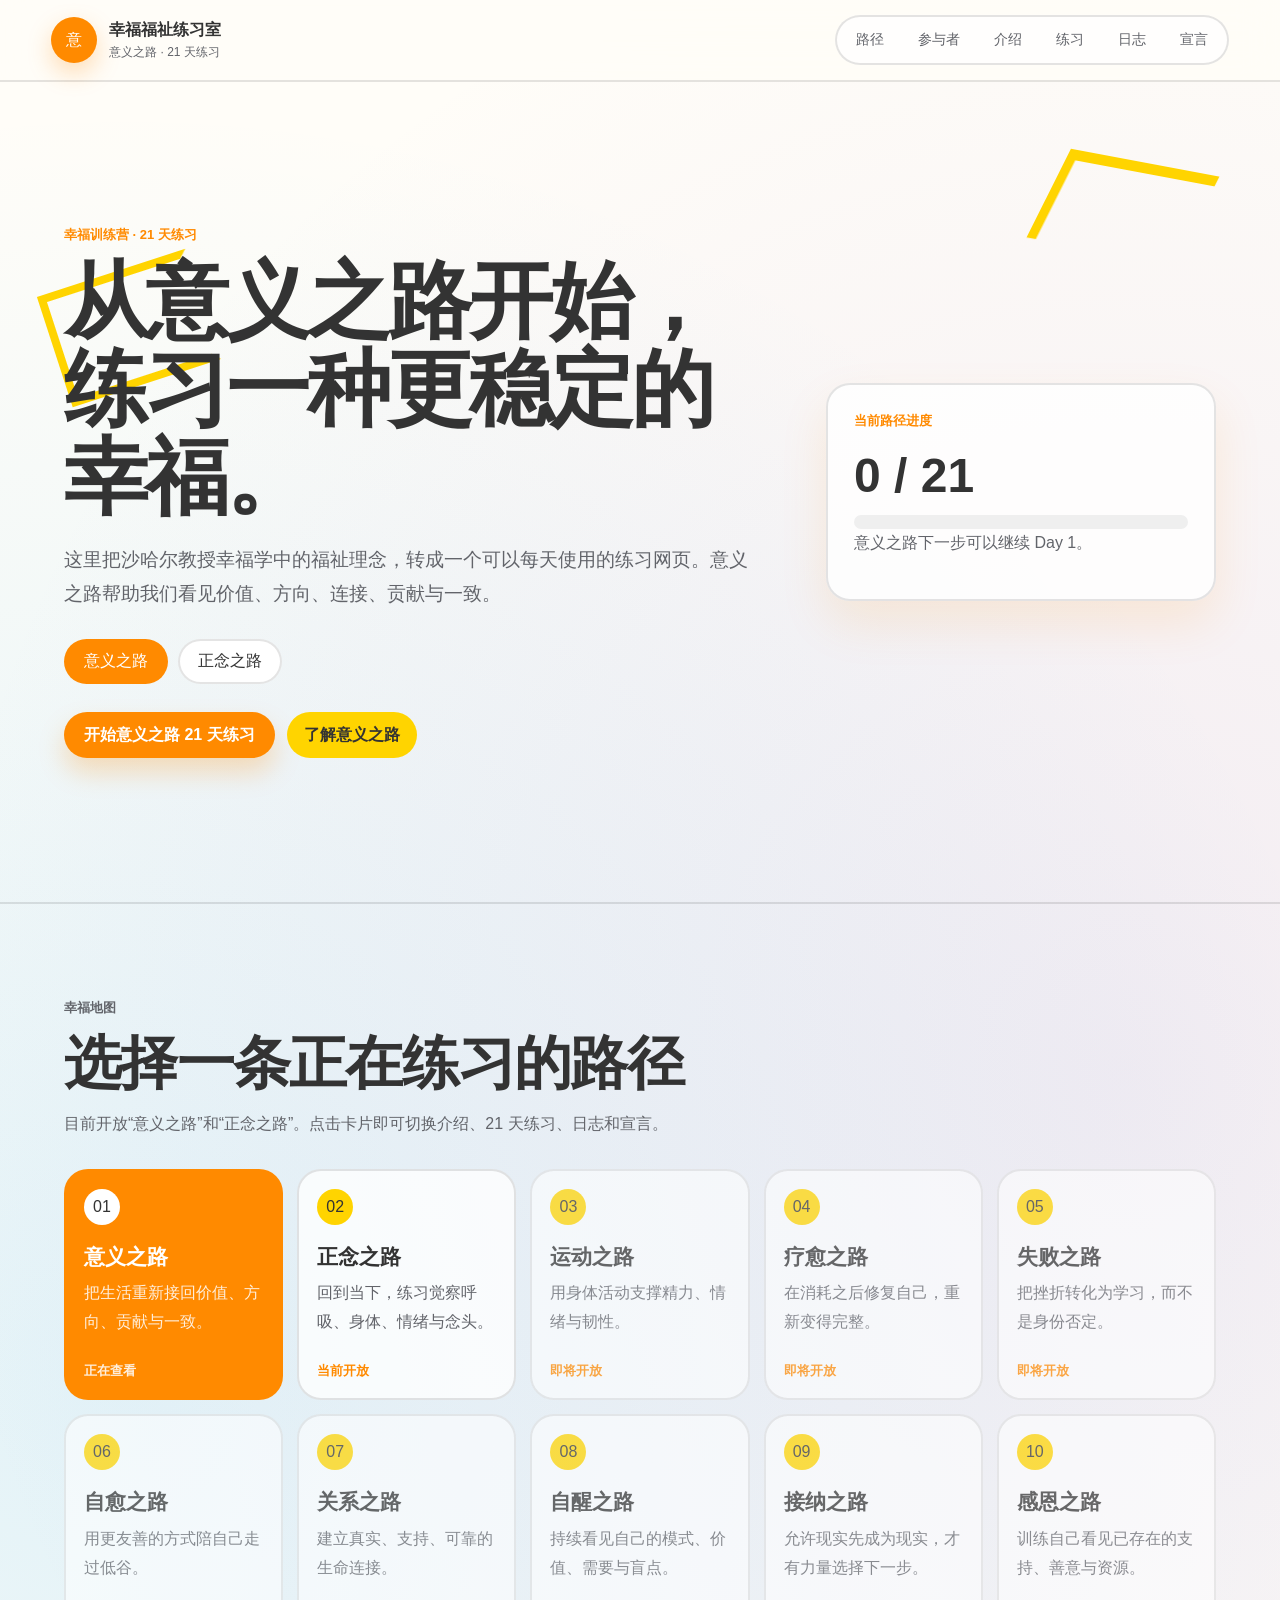
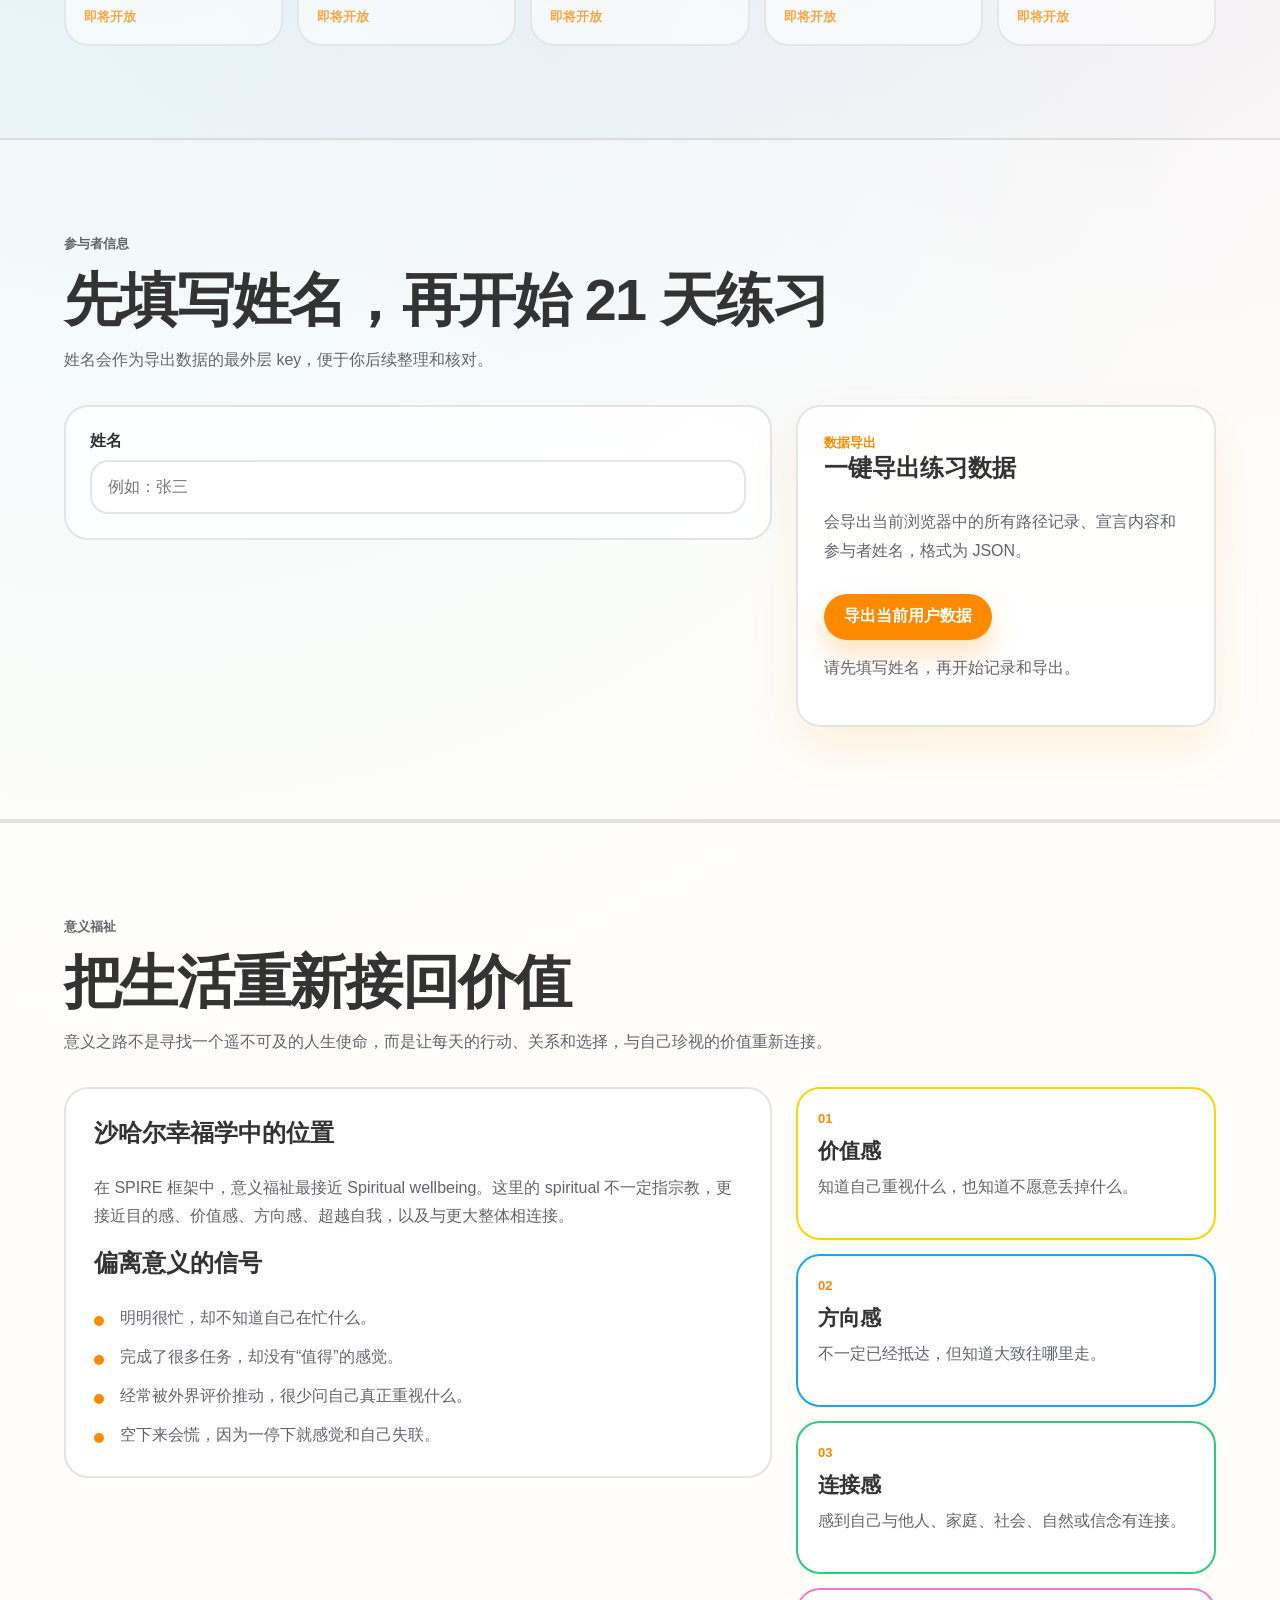
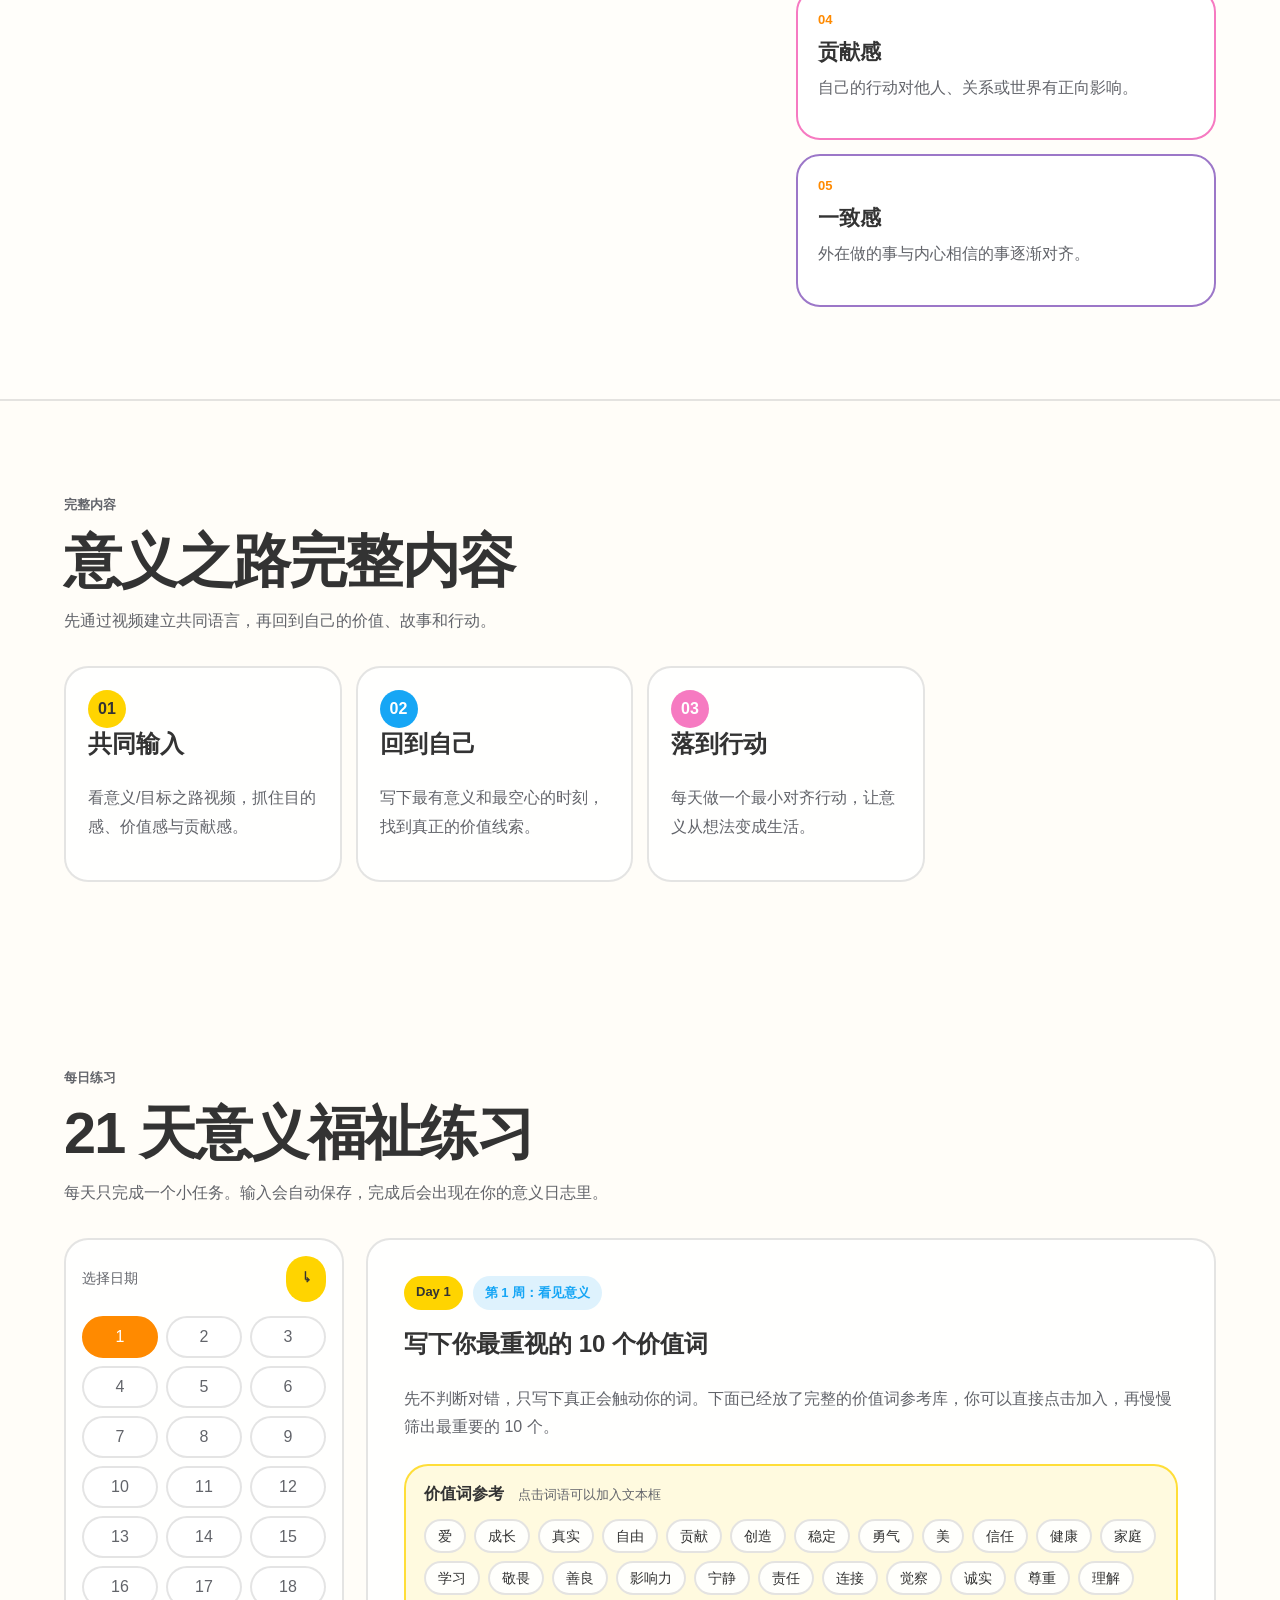
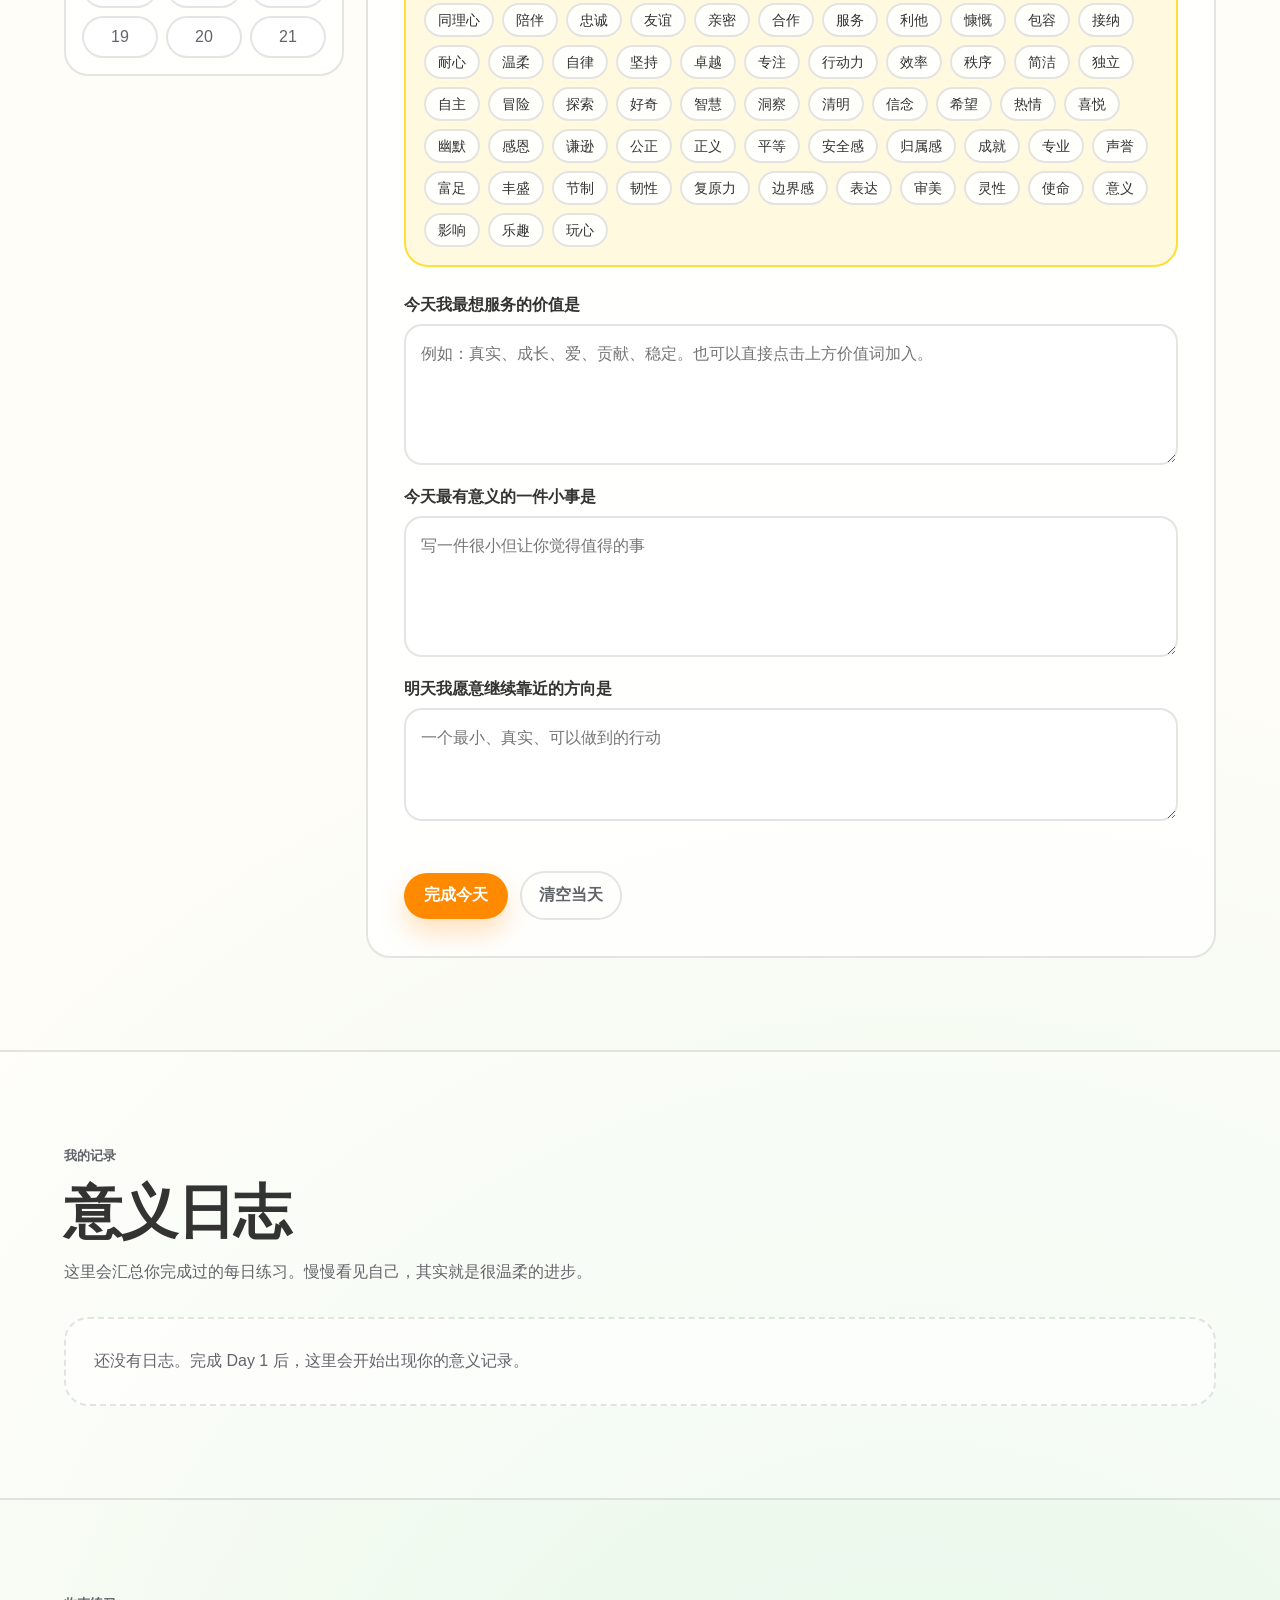
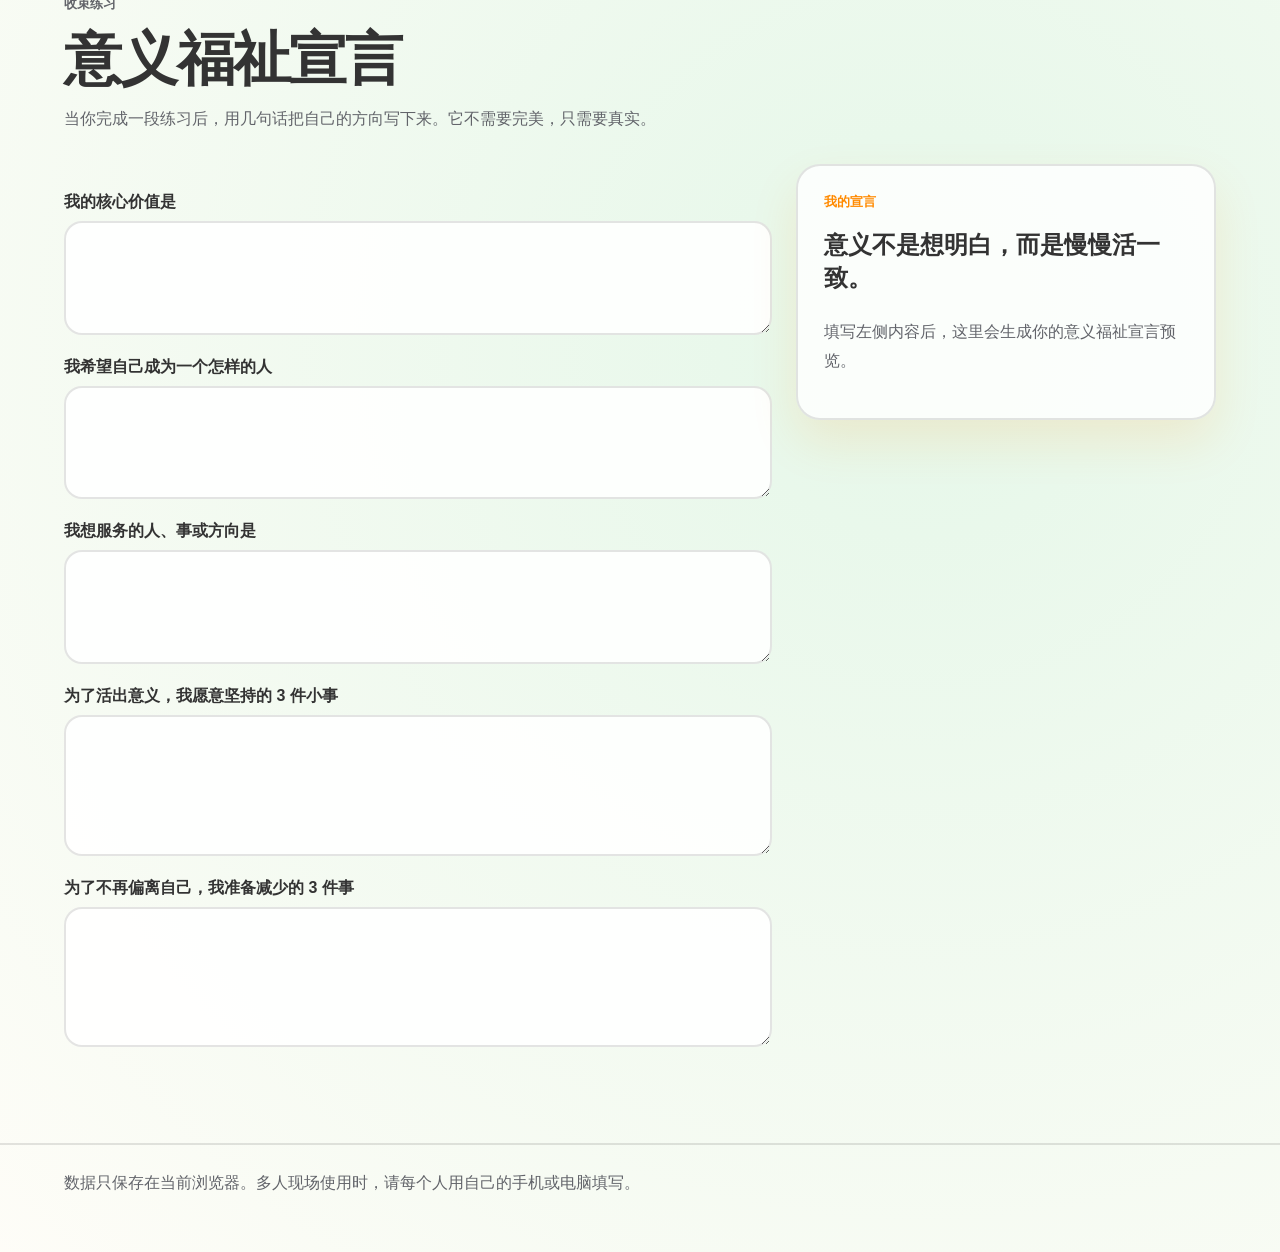
<file: index.html>
<!doctype html>
<html lang="zh-CN">
  <head>
    <meta charset="UTF-8" />
    <meta name="viewport" content="width=device-width, initial-scale=1.0" />
    <meta http-equiv="refresh" content="0; url=./web/" />
    <title>幸福福祉练习室</title>
    <style>
      body {
        margin: 0;
        min-height: 100vh;
        display: grid;
        place-items: center;
        background: #f7f1e5;
        color: #173452;
        font-family: "Noto Serif SC", "Songti SC", serif;
      }

      a {
        color: inherit;
        font-weight: 700;
      }
    </style>
  </head>
  <body>
    <main>
      <p>正在进入幸福福祉练习室...</p>
      <p><a href="./web/">如果没有自动跳转，请点击这里进入</a></p>
    </main>
  </body>
</html>
</file>
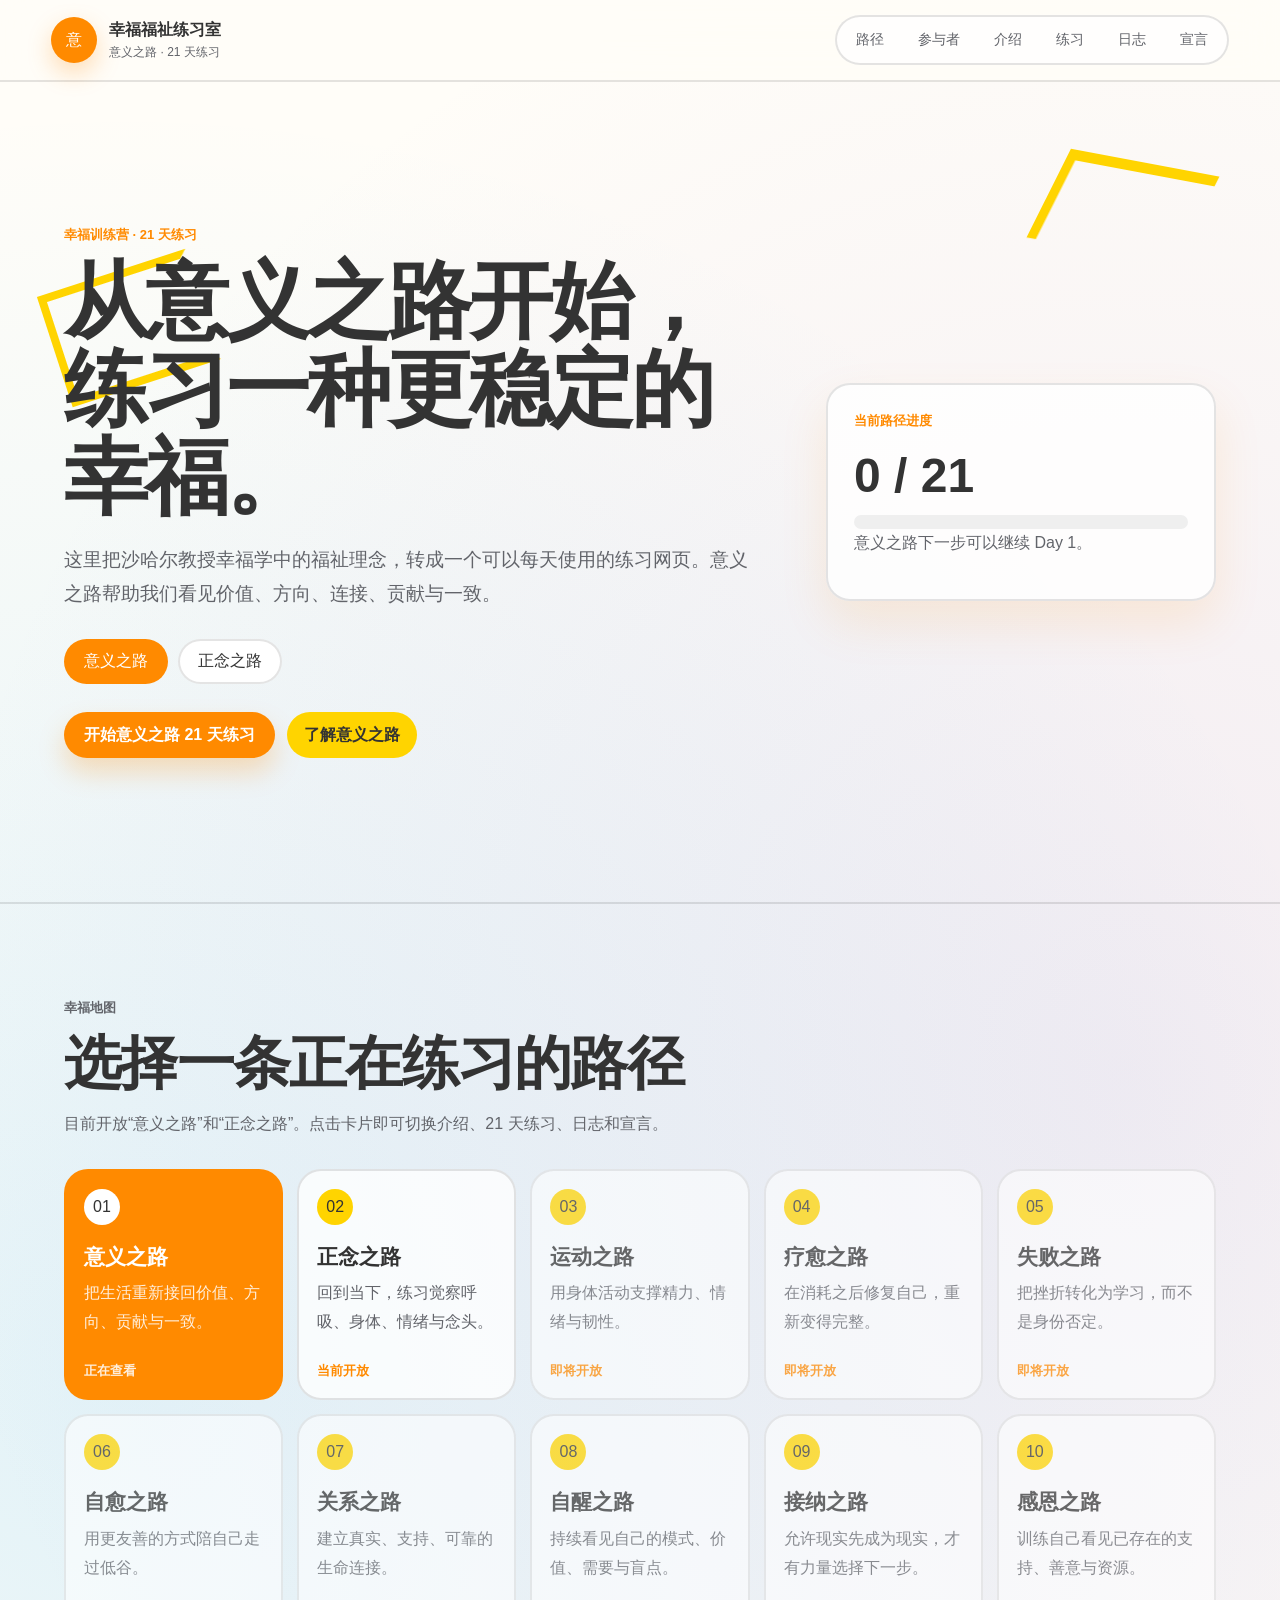
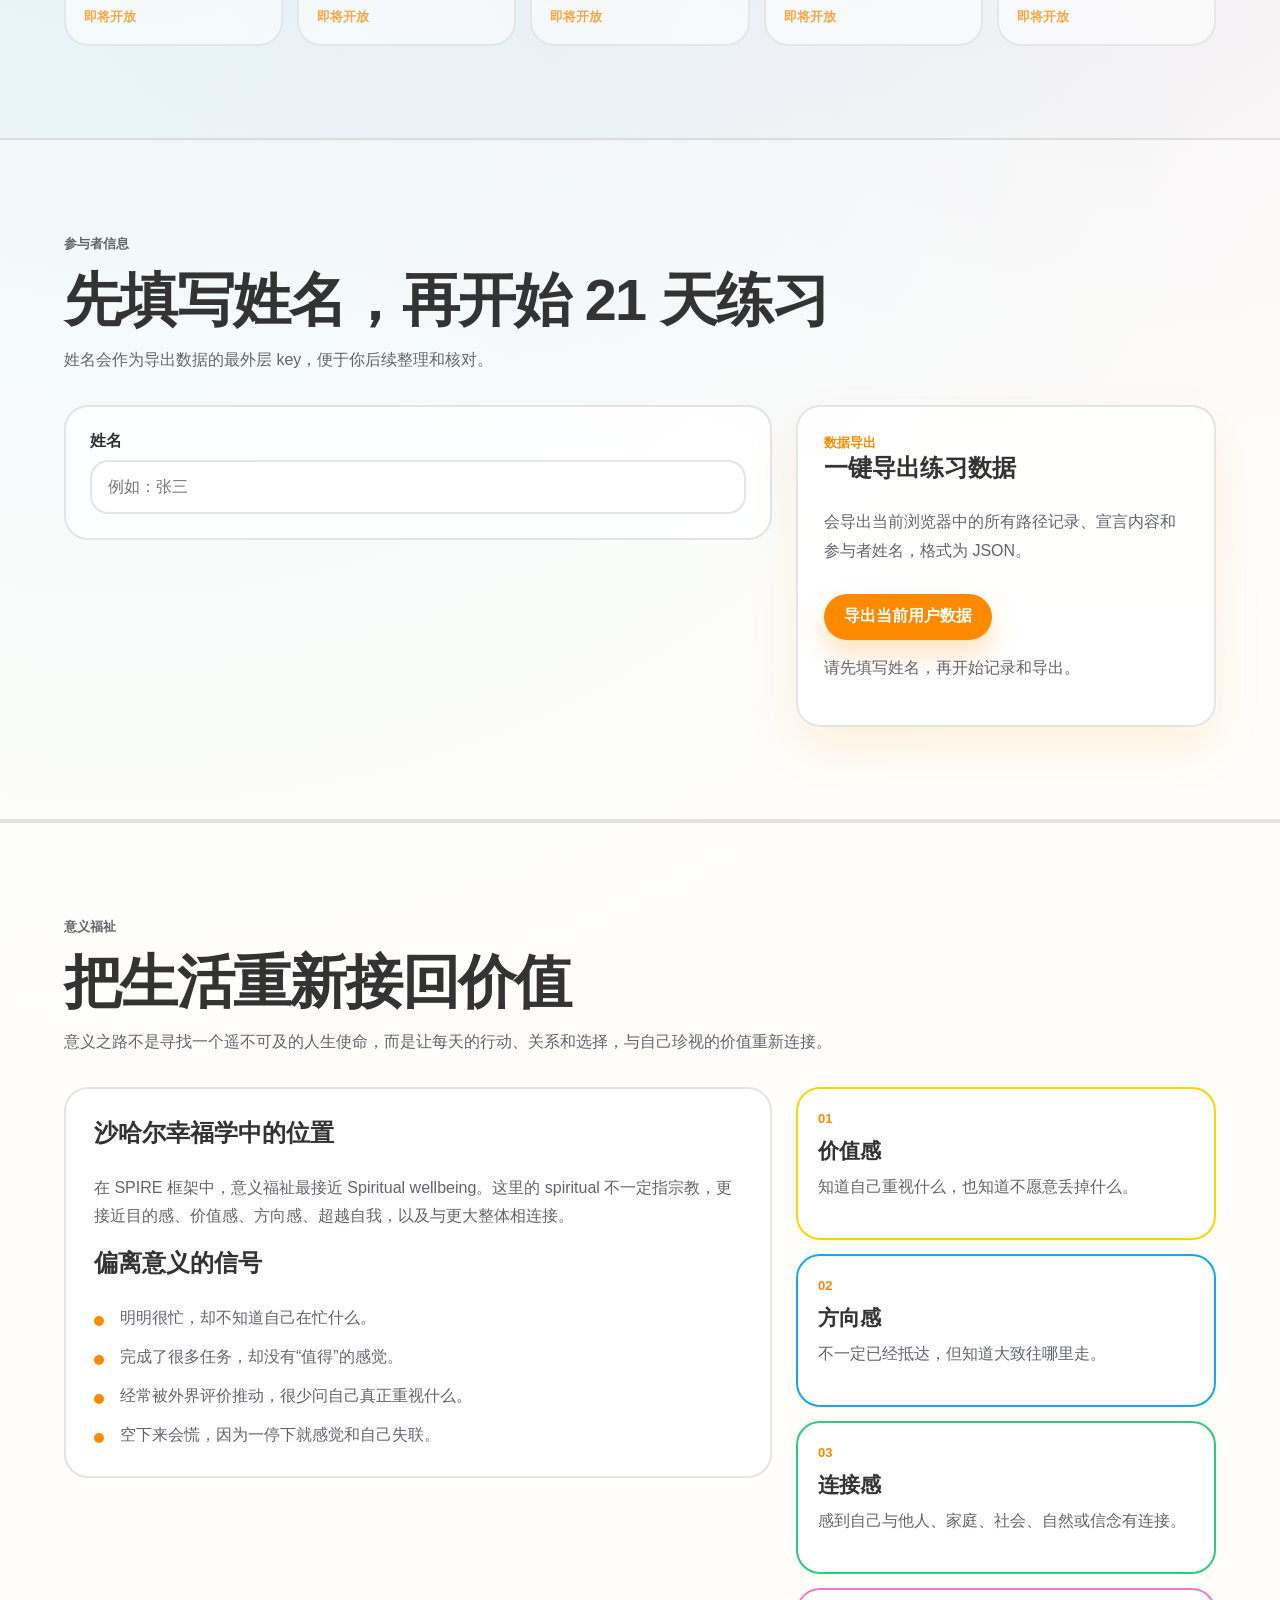
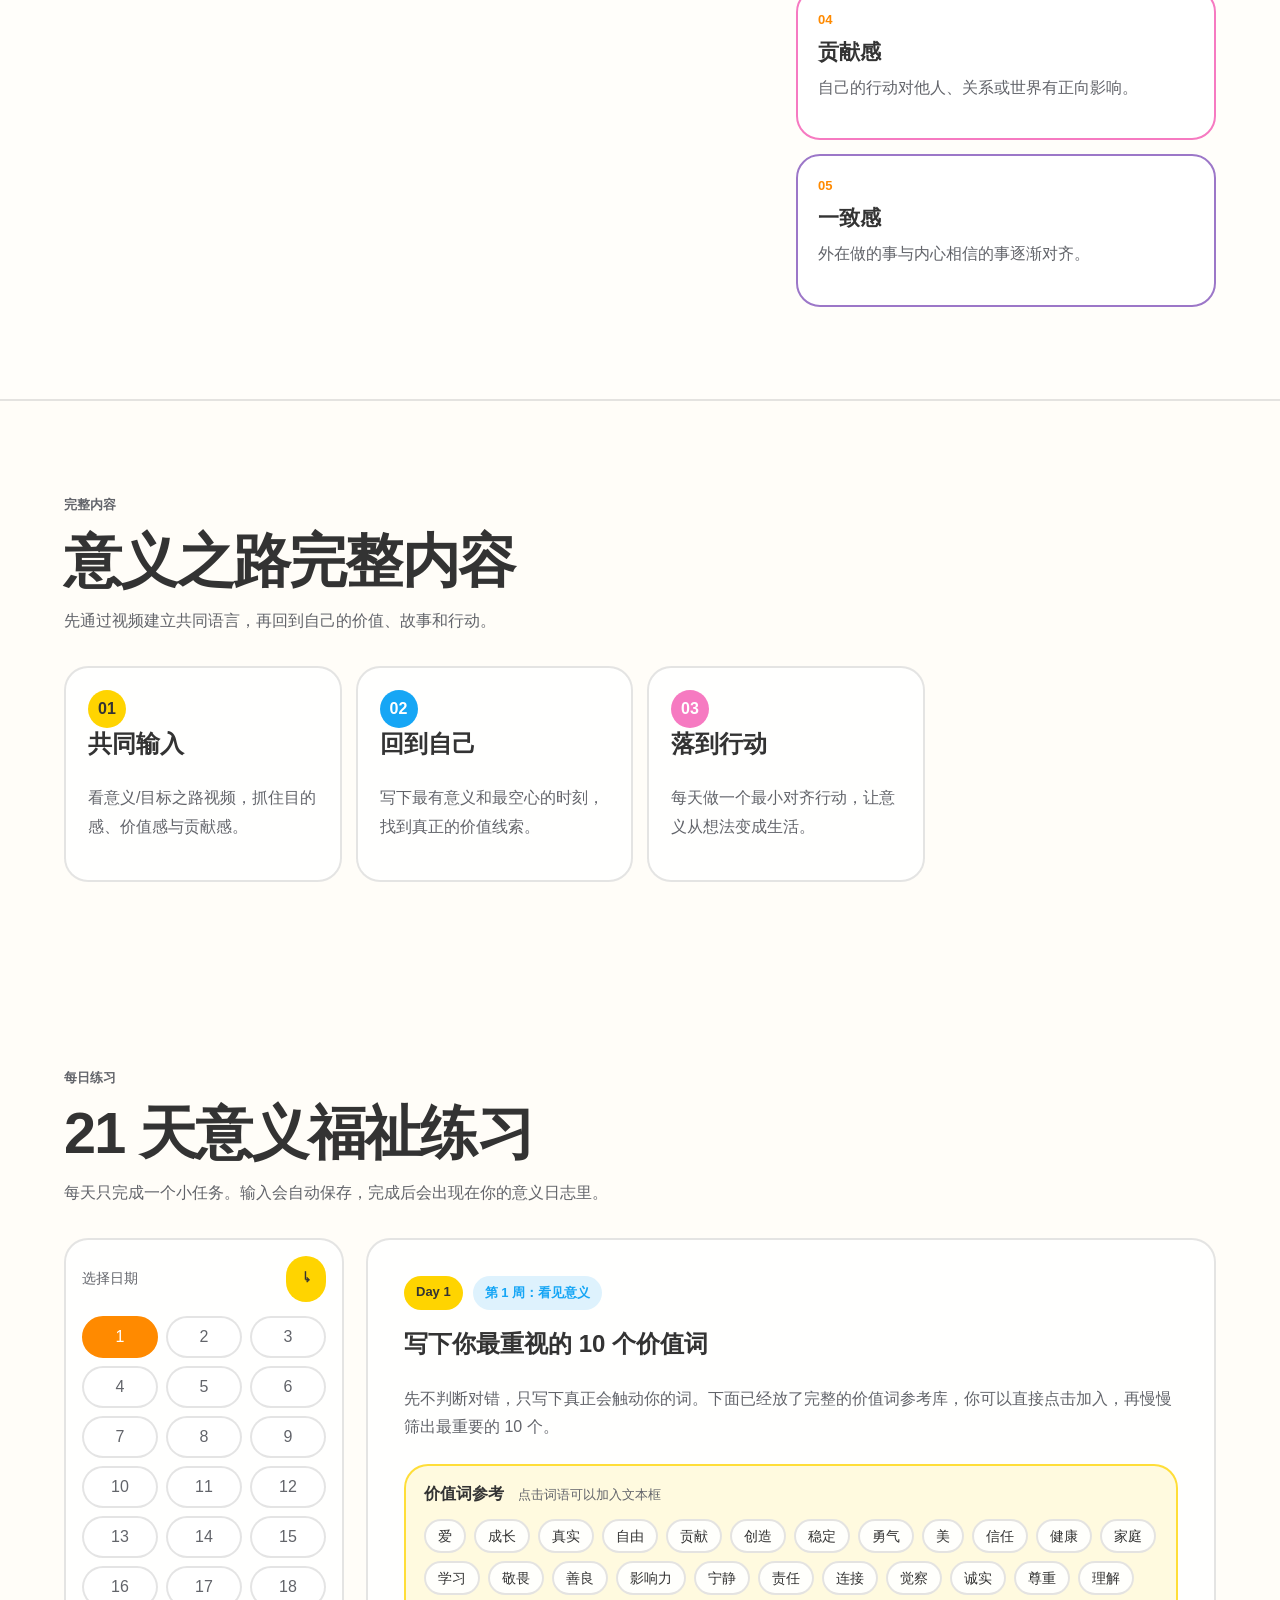
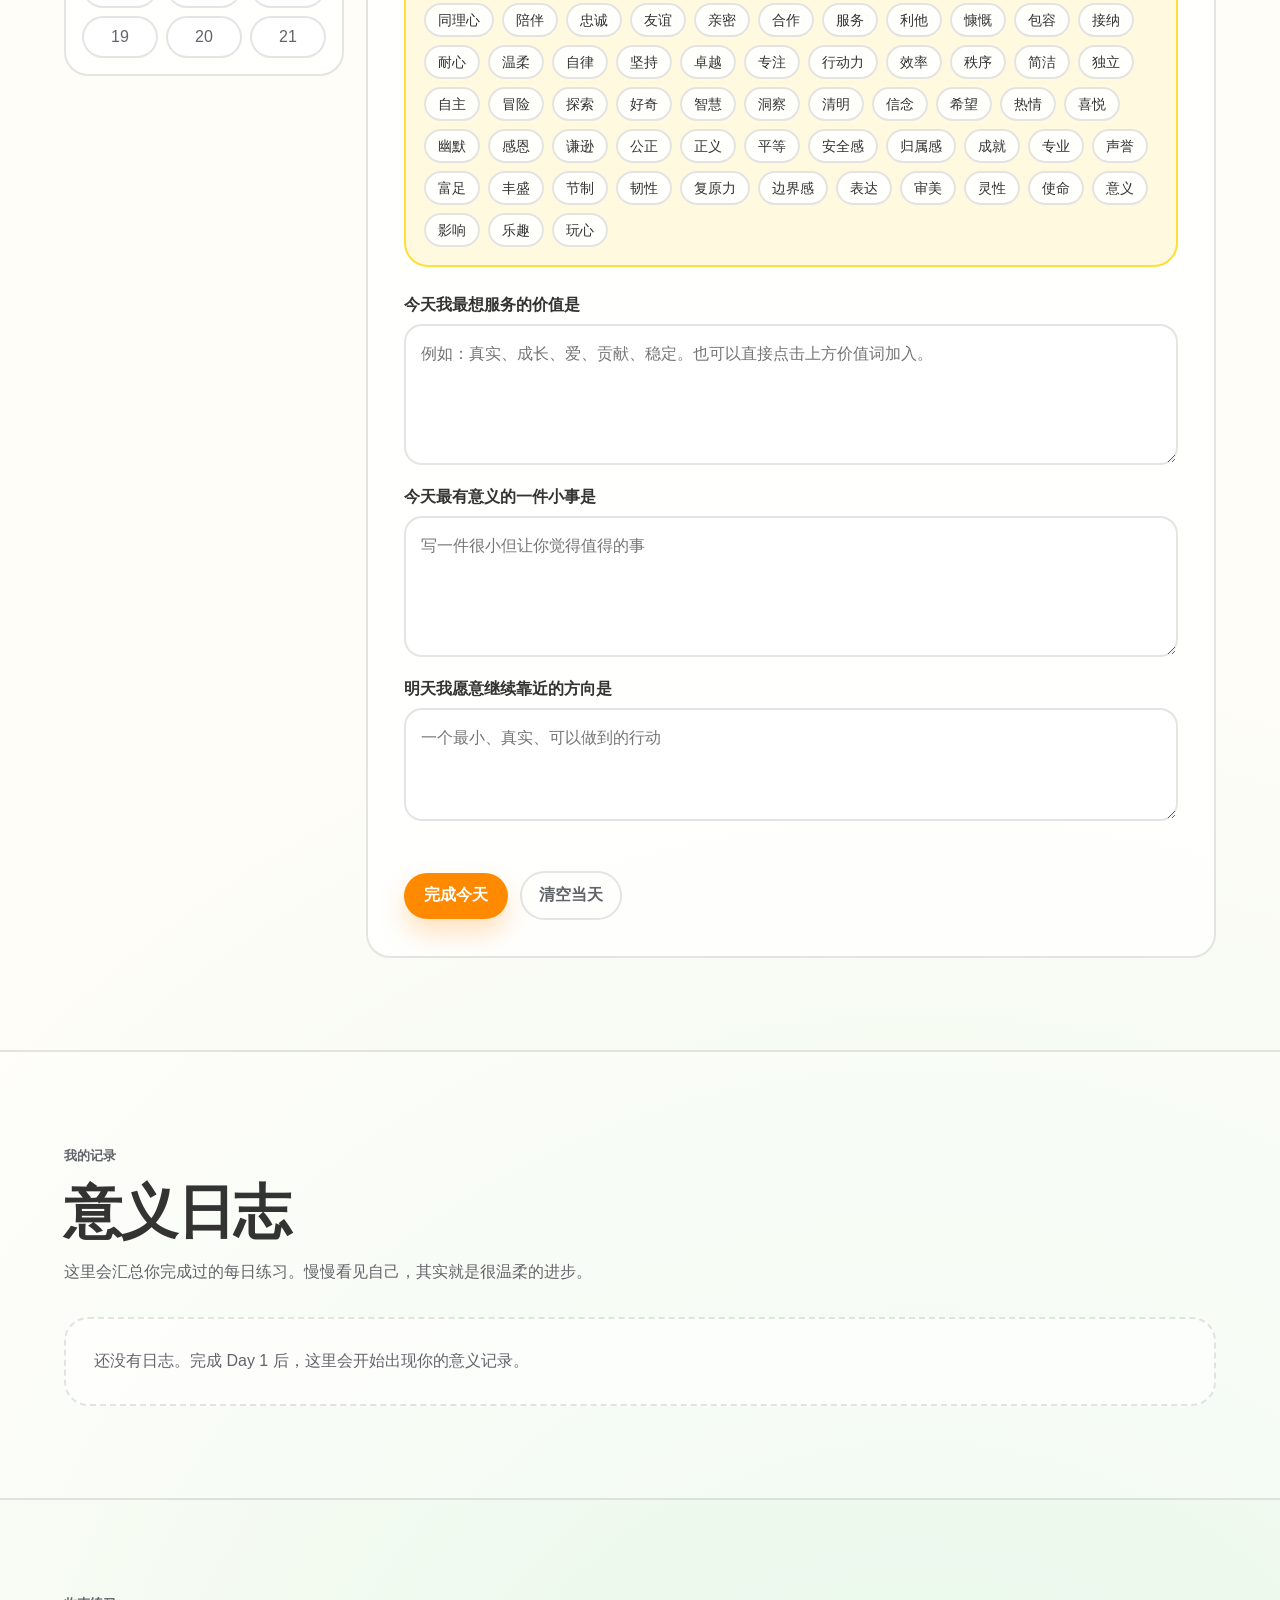
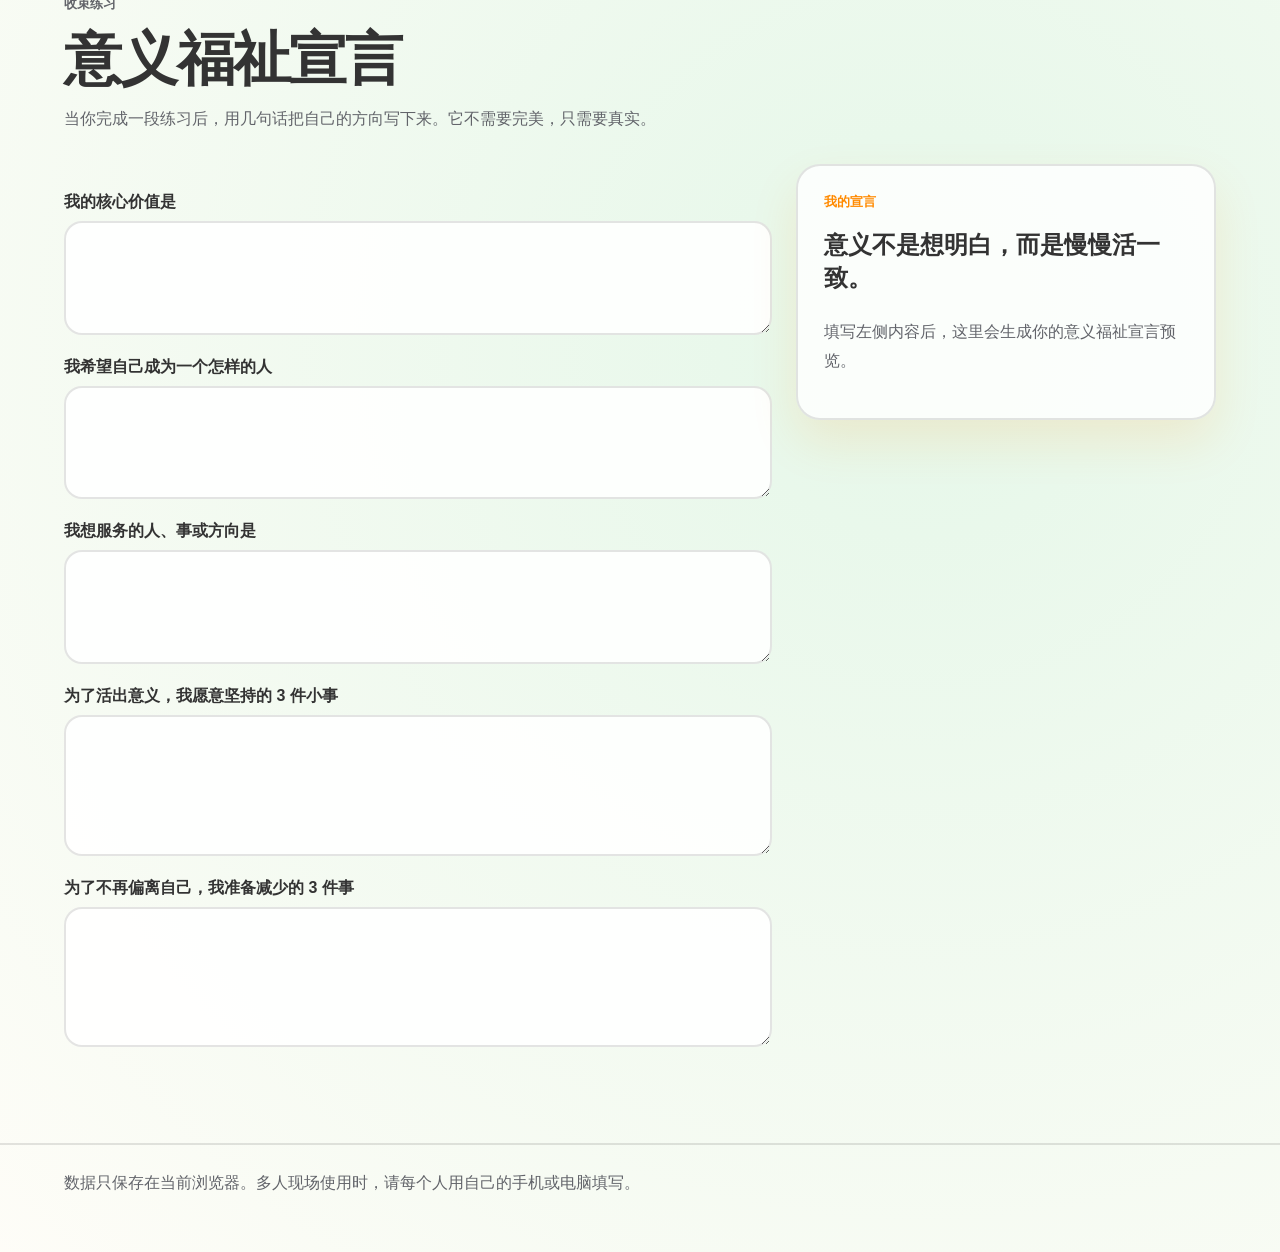
<file: web/index.html>
<!doctype html>
<html lang="zh-CN">
  <head>
    <meta charset="UTF-8" />
    <meta name="viewport" content="width=device-width, initial-scale=1.0" />
    <title>幸福福祉练习室 | 意义与正念之路</title>
    <link rel="stylesheet" href="./styles.css" />
  </head>
  <body>
    <header class="topbar">
      <a class="brand" href="#home" aria-label="回到首页">
        <span class="brand-mark">福</span>
        <span>
          <strong id="brandTitle">幸福福祉练习室</strong>
          <small id="brandSubtitle">意义之路 / 正念之路</small>
        </span>
      </a>
      <nav class="nav" aria-label="主导航">
        <a href="#home">路径</a>
        <a href="#participant">参与者</a>
        <a href="#pathDetail">介绍</a>
        <a href="#practice">练习</a>
        <a href="#journal">日志</a>
        <a href="#declaration">宣言</a>
      </nav>
    </header>

    <main>
      <section id="home" class="section intro-section">
        <div class="intro-copy">
          <p class="eyebrow">幸福训练营 · 21 天练习</p>
          <h1 id="heroTitle">从意义之路开始，练习一种更稳定的幸福。</h1>
          <p id="heroLead" class="lead"></p>
          <div id="typeTabs" class="type-tabs" aria-label="选择练习路径"></div>
          <div class="hero-actions">
            <a id="heroPrimary" class="primary-action" href="#practice">开始 21 天练习</a>
            <a id="heroSecondary" class="secondary-action" href="#pathDetail">先了解这条路</a>
          </div>
        </div>
        <aside class="progress-panel" aria-label="练习进度">
          <span class="panel-label">当前路径进度</span>
          <strong id="progressCount">0 / 21</strong>
          <div class="progress-track">
            <div id="progressBar" class="progress-bar"></div>
          </div>
          <p id="progressNote"></p>
        </aside>
      </section>

      <section class="section path-section" aria-labelledby="pathTitle">
        <div class="section-heading">
          <p class="eyebrow">幸福地图</p>
          <h2 id="pathTitle">选择一条正在练习的路径</h2>
          <p>目前开放“意义之路”和“正念之路”。点击卡片即可切换介绍、21 天练习、日志和宣言。</p>
        </div>
        <div id="pathGrid" class="path-grid"></div>
      </section>

      <section id="participant" class="section participant-section">
        <div class="section-heading">
          <p class="eyebrow">参与者信息</p>
          <h2>先填写姓名，再开始 21 天练习</h2>
          <p>姓名会作为导出数据的最外层 key，便于你后续整理和核对。</p>
        </div>
        <div class="participant-layout">
          <form id="participantForm" class="participant-form">
            <label>
              <span>姓名</span>
              <input id="nameInput" type="text" required placeholder="例如：张三" />
            </label>
          </form>
          <aside class="export-panel">
            <span class="panel-label">数据导出</span>
            <h3>一键导出练习数据</h3>
            <p>会导出当前浏览器中的所有路径记录、宣言内容和参与者姓名，格式为 JSON。</p>
            <div class="hero-actions">
              <button id="exportData" class="primary-action" type="button">导出当前用户数据</button>
            </div>
            <p id="exportStatus" class="export-status">请先填写姓名，再开始记录和导出。</p>
          </aside>
        </div>
      </section>

      <section id="pathDetail" class="section path-detail-section">
        <div class="section-heading">
          <p id="pathEyebrow" class="eyebrow"></p>
          <h2 id="pathDetailTitle"></h2>
          <p id="pathDetailLead"></p>
        </div>
        <div class="path-detail-layout">
          <article class="path-copy">
            <h3 id="pathPositionTitle"></h3>
            <p id="pathPositionBody"></p>
            <h3 id="pathSignalsTitle"></h3>
            <ul id="pathSignals" class="check-list"></ul>
          </article>
          <div id="pathPillars" class="pillars" aria-label="路径组成"></div>
        </div>
      </section>

      <section id="course" class="section course-section">
        <div class="section-heading">
          <p class="eyebrow">完整内容</p>
          <h2 id="courseTitle"></h2>
          <p id="courseLead"></p>
        </div>
        <div id="courseBlocks" class="course-blocks"></div>
      </section>

      <section id="practice" class="section practice-section">
        <div class="section-heading">
          <p class="eyebrow">每日练习</p>
          <h2 id="practiceTitle"></h2>
          <p id="practiceLead"></p>
        </div>
        <div class="practice-shell">
          <aside class="day-picker" aria-label="选择练习天数">
            <div class="day-picker-head">
              <span>选择日期</span>
              <button id="nextOpenDay" class="icon-button" type="button" title="跳到下一天">↳</button>
            </div>
            <div id="dayButtons" class="day-buttons"></div>
          </aside>

          <article class="practice-card">
            <div class="practice-meta">
              <span id="dayBadge">Day 1</span>
              <span id="weekBadge">第 1 周</span>
            </div>
            <h3 id="dayTitle"></h3>
            <p id="dayPrompt"></p>
            <div id="valueLibrarySection" class="value-library" hidden>
              <div class="value-library-head">
                <strong>价值词参考</strong>
                <span>点击词语可以加入文本框</span>
              </div>
              <div id="valueChipList" class="value-chip-list"></div>
            </div>

            <form id="practiceForm" class="practice-form">
              <label>
                <span id="fieldOneLabel"></span>
                <textarea id="valueInput" rows="4"></textarea>
              </label>
              <label>
                <span id="fieldTwoLabel"></span>
                <textarea id="momentInput" rows="4"></textarea>
              </label>
              <label>
                <span id="fieldThreeLabel"></span>
                <textarea id="directionInput" rows="3"></textarea>
              </label>
              <div class="form-actions">
                <button id="completeDay" class="primary-action" type="button">完成今天</button>
                <button id="clearDay" class="text-button" type="button">清空当天</button>
              </div>
            </form>
          </article>
        </div>
      </section>

      <section id="journal" class="section journal-section">
        <div class="section-heading">
          <p class="eyebrow">我的记录</p>
          <h2 id="journalTitle"></h2>
          <p id="journalLead"></p>
        </div>
        <div id="journalList" class="journal-list"></div>
      </section>

      <section id="declaration" class="section declaration-section">
        <div class="section-heading">
          <p class="eyebrow">收束练习</p>
          <h2 id="declarationTitle"></h2>
          <p id="declarationLead"></p>
        </div>
        <div class="declaration-layout">
          <form id="declarationForm" class="declaration-form">
            <label>
              <span id="declarationLabelOne"></span>
              <textarea id="coreValues" rows="3"></textarea>
            </label>
            <label>
              <span id="declarationLabelTwo"></span>
              <textarea id="personIWantToBe" rows="3"></textarea>
            </label>
            <label>
              <span id="declarationLabelThree"></span>
              <textarea id="serviceDirection" rows="3"></textarea>
            </label>
            <label>
              <span id="declarationLabelFour"></span>
              <textarea id="keepDoing" rows="4"></textarea>
            </label>
            <label>
              <span id="declarationLabelFive"></span>
              <textarea id="reduceDoing" rows="4"></textarea>
            </label>
          </form>
          <aside class="declaration-preview">
            <span class="panel-label">我的宣言</span>
            <h3 id="previewTitle"></h3>
            <p id="previewBody"></p>
          </aside>
        </div>
      </section>
    </main>

    <footer class="footer">
      <p>数据只保存在当前浏览器。多人现场使用时，请每个人用自己的手机或电脑填写。</p>
    </footer>

    <script src="./app.js"></script>
  </body>
</html>
</file>
<file: web/styles.css>
:root {
  --ink: #333333;
  --muted: #62646a;
  --paper: #fffdf8;
  --white: #ffffff;
  --orange: #ff8a00;
  --orange-2: #ffa726;
  --yellow: #ffd400;
  --pink: #f67ac1;
  --blue: #16a6f5;
  --green: #2acd7b;
  --purple: #9c77c8;
  --line: rgba(51, 51, 51, 0.13);
  --shadow: 0 22px 48px rgba(255, 138, 0, 0.12);
  --radius: 24px;
}

* { box-sizing: border-box; }
html { scroll-behavior: smooth; }

body {
  margin: 0;
  color: var(--ink);
  background:
    radial-gradient(circle at 10% 18%, rgba(22, 166, 245, 0.12), transparent 20%),
    radial-gradient(circle at 88% 14%, rgba(156, 119, 200, 0.13), transparent 18%),
    radial-gradient(circle at 72% 88%, rgba(42, 205, 123, 0.12), transparent 20%),
    var(--paper);
  font-family: "Arial Rounded MT Bold", "PingFang SC", "Hiragino Sans GB", "Microsoft YaHei", sans-serif;
}

button, textarea, input, a { font: inherit; }
a { color: inherit; text-decoration: none; }

body::before,
body::after {
  content: "";
  position: fixed;
  z-index: -1;
  pointer-events: none;
}

body::before {
  left: 4vw;
  top: 30vh;
  width: 140px;
  height: 100px;
  border: 8px solid var(--yellow);
  border-right-color: transparent;
  transform: rotate(-18deg);
}

body::after {
  right: 6vw;
  top: 18vh;
  width: 150px;
  height: 80px;
  border-top: 10px solid var(--yellow);
  border-left: 10px solid var(--yellow);
  transform: skewX(-18deg) rotate(10deg);
}

textarea,
input[type="text"] {
  width: 100%;
  border: 2px solid var(--line);
  border-radius: 18px;
  background: rgba(255, 255, 255, 0.88);
  color: var(--ink);
  outline: none;
  transition: border-color 160ms ease, box-shadow 160ms ease, background 160ms ease;
}

textarea {
  min-height: 92px;
  resize: vertical;
  padding: 14px 15px;
  line-height: 1.7;
}

input[type="text"] {
  min-height: 54px;
  padding: 0 16px;
}

textarea:focus,
input[type="text"]:focus {
  border-color: var(--orange);
  background: #fff;
  box-shadow: 0 0 0 5px rgba(255, 138, 0, 0.15);
}

.topbar {
  position: sticky;
  top: 0;
  z-index: 10;
  display: flex;
  align-items: center;
  justify-content: space-between;
  gap: 24px;
  padding: 15px clamp(18px, 4vw, 56px);
  background: rgba(255, 253, 248, 0.88);
  backdrop-filter: blur(18px);
  border-bottom: 2px solid var(--line);
}

.brand {
  display: flex;
  align-items: center;
  gap: 12px;
}

.brand-mark {
  display: grid;
  place-items: center;
  width: 46px;
  height: 46px;
  border-radius: 50%;
  color: var(--white);
  background: var(--orange);
  box-shadow: 0 10px 24px rgba(255, 138, 0, 0.28);
}

.brand strong,
.brand small { display: block; }
.brand small { margin-top: 3px; color: var(--muted); font-size: 12px; }

.nav {
  display: flex;
  align-items: center;
  gap: 8px;
  padding: 6px;
  border: 2px solid var(--line);
  border-radius: 999px;
  background: rgba(255, 255, 255, 0.72);
}

.nav a {
  padding: 8px 13px;
  border-radius: 999px;
  color: var(--muted);
  font-size: 14px;
}

.nav a:hover,
.nav a.active {
  color: var(--ink);
  background: var(--yellow);
}

.section { padding: clamp(48px, 8vw, 92px) clamp(18px, 5vw, 72px); }

.intro-section {
  min-height: calc(100vh - 78px);
  display: grid;
  grid-template-columns: minmax(0, 1fr) minmax(280px, 390px);
  align-items: center;
  gap: clamp(28px, 5vw, 70px);
  border-bottom: 2px solid var(--line);
}

.intro-copy { max-width: 900px; }
.eyebrow, .panel-label { color: var(--orange); font-size: 13px; font-weight: 900; }
h1, h2, h3, p { margin-top: 0; }

h1 {
  max-width: 900px;
  margin-bottom: 22px;
  font-size: clamp(42px, 7vw, 84px);
  line-height: 1.05;
  letter-spacing: -0.035em;
}

h2 {
  margin-bottom: 14px;
  font-size: clamp(32px, 4.5vw, 58px);
  line-height: 1.1;
  letter-spacing: -0.03em;
}

h3 { font-size: 24px; line-height: 1.35; }

.lead,
.section-heading p,
.path-copy p,
.pillars p,
.path-card p,
.journal-card p,
.progress-panel p,
.declaration-preview p,
.practice-card p,
.course-block p,
.export-panel p {
  color: var(--muted);
  line-height: 1.8;
}

.lead { max-width: 780px; font-size: 19px; }

.type-tabs {
  display: flex;
  flex-wrap: wrap;
  gap: 10px;
  margin: 28px 0 0;
}

.type-tab {
  cursor: pointer;
  border: 2px solid var(--line);
  border-radius: 999px;
  padding: 10px 18px;
  background: var(--white);
  color: var(--ink);
}

.type-tab.active {
  border-color: transparent;
  background: var(--orange);
  color: var(--white);
}

.hero-actions,
.form-actions {
  display: flex;
  flex-wrap: wrap;
  align-items: center;
  gap: 12px;
  margin-top: 28px;
}

.primary-action,
.secondary-action,
.text-button,
.icon-button {
  cursor: pointer;
  border: 0;
  border-radius: 999px;
  min-height: 46px;
  font-weight: 900;
}

.primary-action {
  display: inline-flex;
  align-items: center;
  justify-content: center;
  padding: 12px 20px;
  color: var(--white);
  background: var(--orange);
  box-shadow: 0 14px 26px rgba(255, 138, 0, 0.25);
}
.primary-action:hover { background: #f07f00; }

.secondary-action,
.text-button {
  display: inline-flex;
  align-items: center;
  justify-content: center;
  padding: 12px 17px;
  color: var(--ink);
  background: var(--yellow);
  border: 0;
}

.text-button { color: var(--muted); background: transparent; border: 2px solid var(--line); }

.icon-button {
  display: grid;
  place-items: center;
  width: 40px;
  height: 40px;
  color: var(--ink);
  background: var(--yellow);
}

.progress-panel,
.declaration-preview,
.export-panel {
  border: 2px solid var(--line);
  border-radius: var(--radius);
  background: rgba(255, 255, 255, 0.82);
  box-shadow: var(--shadow);
  padding: 26px;
}

.progress-panel strong {
  display: block;
  margin: 18px 0 12px;
  font-size: 48px;
}

.progress-track {
  overflow: hidden;
  height: 14px;
  border-radius: 999px;
  background: #efefef;
}

.progress-bar {
  width: 0;
  height: 100%;
  background: linear-gradient(90deg, var(--orange), var(--pink), var(--blue));
  transition: width 220ms ease;
}

.section-heading { max-width: 820px; margin-bottom: 30px; }

.path-grid {
  display: grid;
  grid-template-columns: repeat(5, minmax(0, 1fr));
  gap: 14px;
}

.path-card {
  cursor: pointer;
  text-align: left;
  min-height: 188px;
  padding: 18px;
  border: 2px solid var(--line);
  border-radius: var(--radius);
  background: rgba(255, 255, 255, 0.78);
  color: var(--ink);
}

.path-card.current {
  color: var(--white);
  background: var(--orange);
  border-color: transparent;
}

.path-card.disabled { cursor: not-allowed; opacity: 0.72; }
.path-card.current p, .path-card.current .path-status { color: rgba(255, 255, 255, 0.86); }

.path-number {
  display: inline-flex;
  align-items: center;
  justify-content: center;
  width: 36px;
  height: 36px;
  margin-bottom: 18px;
  border-radius: 50%;
  color: var(--ink);
  background: var(--yellow);
}

.current .path-number { color: var(--ink); background: var(--white); }
.path-card h3 { margin-bottom: 8px; font-size: 21px; }
.path-status { display: inline-block; margin-top: 10px; color: var(--orange); font-size: 13px; font-weight: 900; }

.participant-section,
.path-detail-section,
.journal-section {
  background: rgba(255, 255, 255, 0.36);
  border-top: 2px solid var(--line);
  border-bottom: 2px solid var(--line);
}

.participant-layout,
.path-detail-layout,
.declaration-layout {
  display: grid;
  grid-template-columns: minmax(0, 1fr) minmax(320px, 420px);
  gap: 24px;
  align-items: start;
}

.participant-form,
.practice-card,
.day-picker,
.path-copy,
.course-block,
.journal-card {
  border: 2px solid var(--line);
  border-radius: var(--radius);
  background: rgba(255, 255, 255, 0.82);
}

.participant-form { padding: 24px; display: grid; gap: 18px; }
.export-status { min-height: 28px; margin-top: 14px; color: var(--muted); }

.path-copy { padding: 28px; }
.check-list { display: grid; gap: 12px; padding: 0; margin: 0; list-style: none; }
.check-list li { padding-left: 26px; position: relative; color: var(--muted); line-height: 1.7; }
.check-list li::before { content: ""; position: absolute; left: 0; top: 12px; width: 10px; height: 10px; border-radius: 50%; background: var(--orange); }

.pillars {
  display: grid;
  grid-template-columns: 1fr;
  gap: 14px;
}

.pillars div {
  padding: 20px;
  border: 2px solid var(--line);
  border-radius: var(--radius);
  background: rgba(255, 255, 255, 0.82);
}

.pillars div:nth-child(1) { border-color: var(--yellow); }
.pillars div:nth-child(2) { border-color: var(--blue); }
.pillars div:nth-child(3) { border-color: var(--green); }
.pillars div:nth-child(4) { border-color: var(--pink); }
.pillars div:nth-child(5) { border-color: var(--purple); }
.pillars span { color: var(--orange); font-size: 13px; font-weight: 900; }
.pillars strong { display: block; margin: 10px 0 8px; font-size: 21px; }

.course-blocks {
  display: grid;
  grid-template-columns: repeat(4, minmax(0, 1fr));
  gap: 14px;
}
.course-block { padding: 22px; }
.course-block span { display: inline-flex; align-items: center; justify-content: center; width: 38px; height: 38px; border-radius: 50%; background: var(--yellow); font-weight: 900; }
.course-block:nth-child(2) span { background: var(--blue); color: var(--white); }
.course-block:nth-child(3) span { background: var(--pink); color: var(--white); }
.course-block:nth-child(4) span { background: var(--green); color: var(--white); }

.practice-shell {
  display: grid;
  grid-template-columns: 280px minmax(0, 1fr);
  gap: 22px;
  align-items: start;
}

.day-picker { position: sticky; top: 96px; padding: 16px; }
.day-picker-head { display: flex; align-items: center; justify-content: space-between; margin-bottom: 14px; color: var(--muted); font-size: 14px; }
.day-buttons { display: grid; grid-template-columns: repeat(3, 1fr); gap: 8px; }
.day-button { cursor: pointer; height: 42px; border: 2px solid var(--line); border-radius: 999px; color: var(--muted); background: #fff; }
.day-button.active { color: #fff; background: var(--orange); border-color: var(--orange); }
.day-button.done { color: var(--ink); background: var(--yellow); border-color: var(--yellow); }
.day-button.active.done { color: #fff; background: var(--orange); }

.practice-card { padding: clamp(22px, 4vw, 36px); }
.practice-meta { display: flex; flex-wrap: wrap; gap: 10px; margin-bottom: 18px; }
.practice-meta span { padding: 8px 12px; border-radius: 999px; color: var(--ink); background: var(--yellow); font-size: 13px; font-weight: 900; }
.practice-meta span:nth-child(2) { background: rgba(22, 166, 245, 0.14); color: var(--blue); }

.practice-form,
.declaration-form { display: grid; gap: 18px; margin-top: 28px; }

.value-library { margin-top: 22px; padding: 18px; border: 2px solid rgba(255, 212, 0, 0.75); border-radius: var(--radius); background: rgba(255, 212, 0, 0.12); }
.value-library-head { display: flex; flex-wrap: wrap; gap: 8px 14px; align-items: baseline; margin-bottom: 14px; }
.value-library-head strong { font-size: 16px; }
.value-library-head span { color: var(--muted); font-size: 13px; }
.value-chip-list { display: flex; flex-wrap: wrap; gap: 8px; }
.value-chip { cursor: pointer; padding: 8px 12px; border: 2px solid var(--line); border-radius: 999px; color: var(--ink); background: rgba(255, 255, 255, 0.9); font-size: 14px; line-height: 1; }
.value-chip:hover, .value-chip.selected { color: #fff; background: var(--orange); border-color: var(--orange); }

label span { display: block; margin-bottom: 8px; color: var(--ink); font-weight: 900; }

.journal-list { display: grid; grid-template-columns: repeat(3, minmax(0, 1fr)); gap: 14px; }
.journal-card { padding: 20px; }
.journal-card h3 { margin-bottom: 12px; font-size: 19px; }
.journal-card p { margin-bottom: 10px; font-size: 15px; }
.journal-card button { margin-top: 10px; }
.empty-state { grid-column: 1 / -1; padding: 28px; border: 2px dashed var(--line); border-radius: var(--radius); color: var(--muted); background: rgba(255, 255, 255, 0.62); line-height: 1.8; }

.declaration-preview { position: sticky; top: 96px; }
.declaration-preview h3 { margin-top: 18px; }
.footer { padding: 28px clamp(18px, 5vw, 72px) 42px; color: var(--muted); border-top: 2px solid var(--line); }

body[data-type="mindfulness"] .intro-section {
  background: linear-gradient(90deg, rgba(255,255,255,0.92) 0%, rgba(255,255,255,0.82) 48%, rgba(255,255,255,0.28) 100%), url("./zhengnian-hero.png") right center / min(58vw, 860px) auto no-repeat;
}

body[data-type="mindfulness"] .brand-mark,
body[data-type="mindfulness"] .primary-action,
body[data-type="mindfulness"] .progress-bar,
body[data-type="mindfulness"] .path-card.current,
body[data-type="mindfulness"] .type-tab.active,
body[data-type="mindfulness"] .day-button.active {
  background: var(--orange);
}

@media (max-width: 1040px) {
  .path-grid,
  .journal-list,
  .course-blocks { grid-template-columns: repeat(2, minmax(0, 1fr)); }
  .intro-section,
  .participant-layout,
  .path-detail-layout,
  .practice-shell,
  .declaration-layout { grid-template-columns: 1fr; }
  .day-picker,
  .declaration-preview { position: static; }
  body[data-type="mindfulness"] .intro-section { background-position: right bottom; background-size: 720px auto; }
}

@media (max-width: 720px) {
  .topbar { position: static; align-items: flex-start; flex-direction: column; }
  .nav { width: 100%; overflow-x: auto; justify-content: flex-start; }
  .section { padding: 42px 18px; }
  .intro-section { min-height: auto; }
  h1 { font-size: 42px; }
  h2 { font-size: 32px; }
  .path-grid,
  .pillars,
  .journal-list,
  .course-blocks { grid-template-columns: 1fr; }
  .day-buttons { grid-template-columns: repeat(4, 1fr); }
  .hero-actions,
  .form-actions { align-items: stretch; flex-direction: column; }
  .primary-action,
  .secondary-action,
  .text-button { width: 100%; }
  body[data-type="mindfulness"] .intro-section { background-image: linear-gradient(180deg, rgba(255,255,255,0.92), rgba(255,255,255,0.86)), url("./zhengnian-hero.png"); background-size: 620px auto; background-position: right bottom; }
}
</file>
